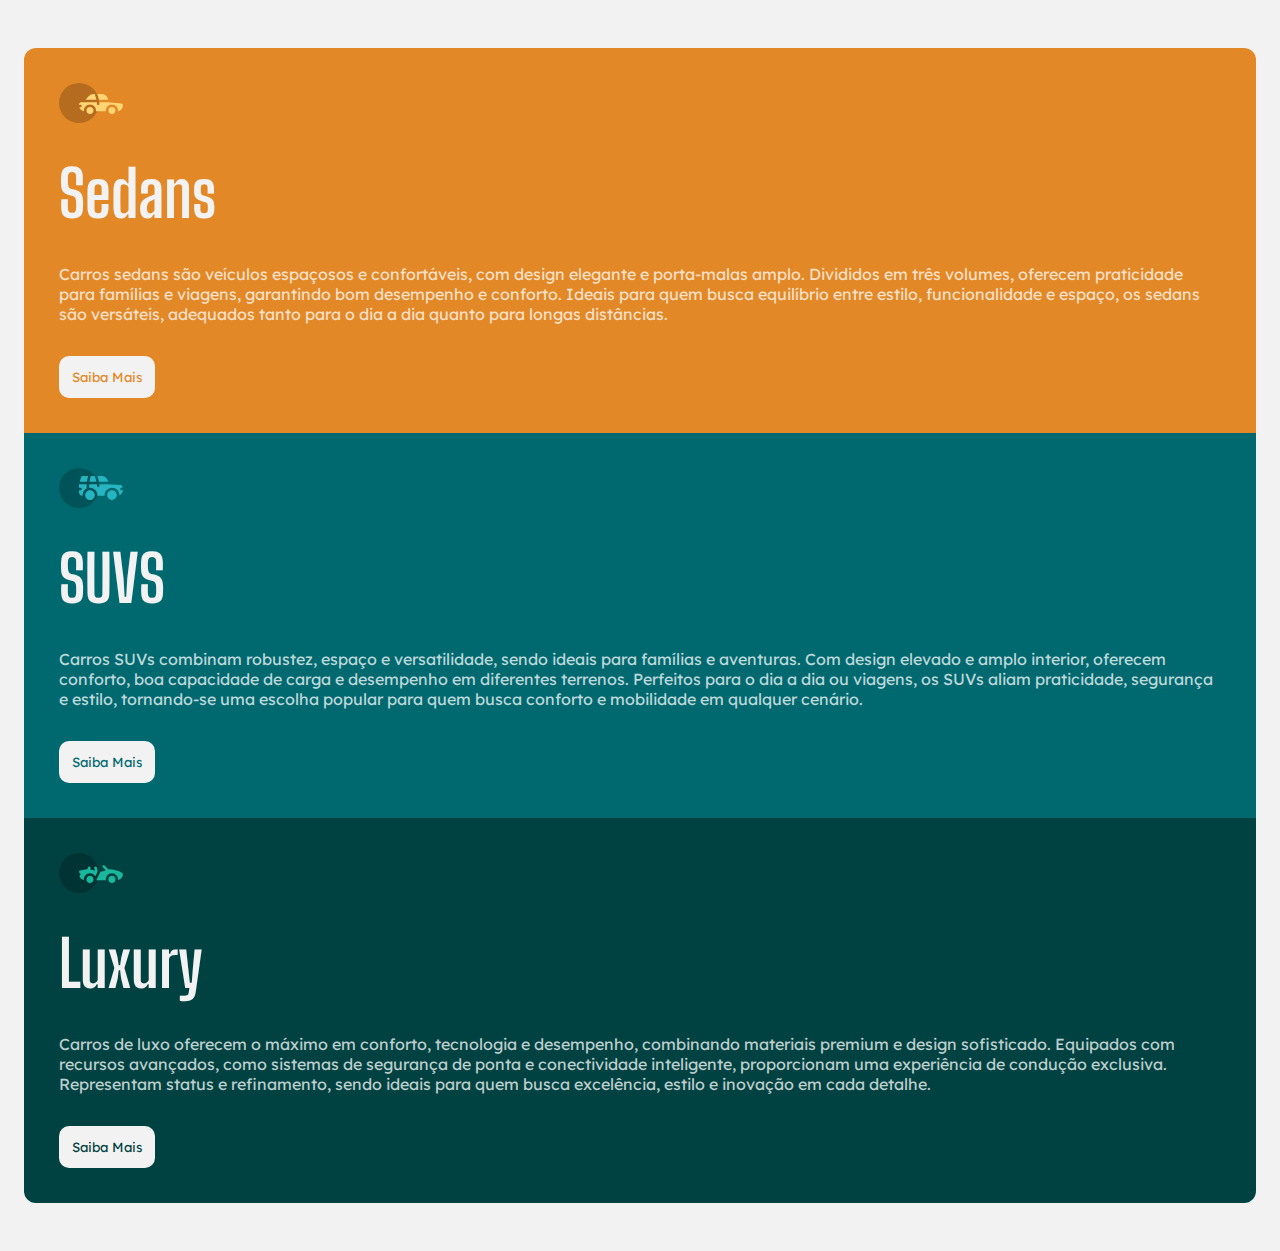
<file: 3-column-preview-card-component-main/index.html>
<!DOCTYPE html>
<html lang="pt-BR">
<head>
    <meta charset="UTF-8">
    <meta name="viewport" content="width=device-width, initial-scale=1.0">
    <title>3 Column Cards</title>
    <link rel="stylesheet" href="styles.css">
</head>
<body>
    <div class="three-column-cards">

        <!-- === SEDANS ===  -->
        <div class=" card sedans">
            <img src="./images/icon-sedans.svg" alt="ícone carro Sedan">
            <h3>Sedans</h3>
            <p>Carros sedans são veículos espaçosos e confortáveis, com design elegante e porta-malas amplo. Divididos em três volumes, oferecem praticidade para famílias e viagens, garantindo bom desempenho e conforto. Ideais para quem busca equilíbrio entre estilo, funcionalidade e espaço, os sedans são versáteis, adequados tanto para o dia a dia quanto para longas distâncias.</p>
            <button>Saiba Mais</button>
        </div>
        <!-- === SEDANS ===  -->

        <!-- === SUVS === -->
        <div class=" card suvs">
            <img src="./images/icon-suvs.svg" alt="ícone carro SUV">
            <h3>SUVS</h3>
            <p>Carros SUVs combinam robustez, espaço e versatilidade, sendo ideais para famílias e aventuras. Com design elevado e amplo interior, oferecem conforto, boa capacidade de carga e desempenho em diferentes terrenos. Perfeitos para o dia a dia ou viagens, os SUVs aliam praticidade, segurança e estilo, tornando-se uma escolha popular para quem busca conforto e mobilidade em qualquer cenário.</p>
            <button>Saiba Mais</button>
        </div>
        <!-- === SUVS === -->

        <!-- === LUXURY === -->
        <div class=" card luxury">
            <img src="./images/icon-luxury.svg" alt="ícone carro Luxury">
            <h3>Luxury</h3>
            <p>Carros de luxo oferecem o máximo em conforto, tecnologia e desempenho, combinando materiais premium e design sofisticado. Equipados com recursos avançados, como sistemas de segurança de ponta e conectividade inteligente, proporcionam uma experiência de condução exclusiva. Representam status e refinamento, sendo ideais para quem busca excelência, estilo e inovação em cada detalhe.</p>
            <button>Saiba Mais</button>
        </div>
        <!-- === LUXURY === -->

    </div>
</body>
</html>
</file>
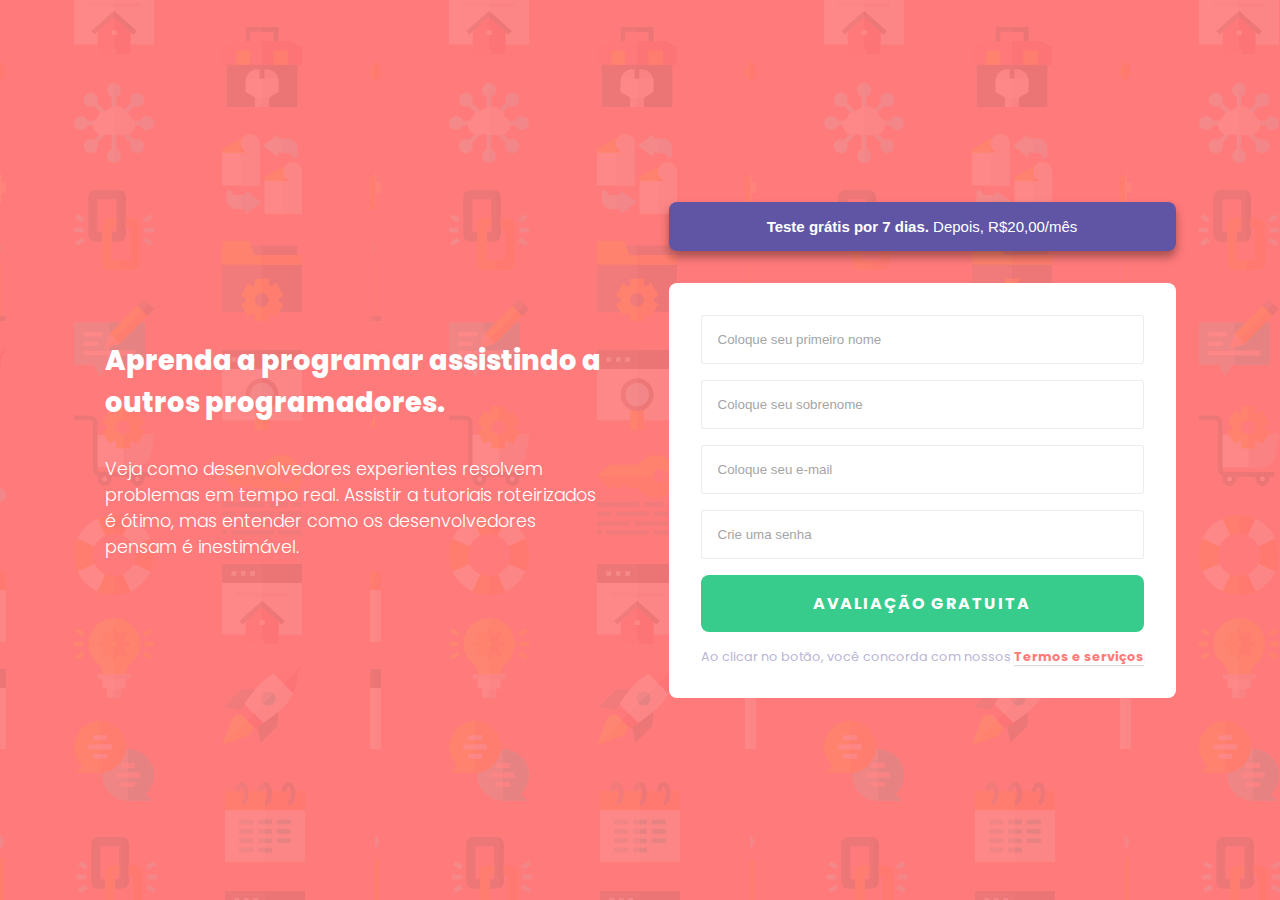
<file: intro-component-with-signup-form-master/index.html>
<!DOCTYPE html>
<html lang="pt-br">
<head>
  <meta charset="UTF-8">
  <meta name="viewport" content="width=device-width, initial-scale=1.0">
  
  <title>Formulário de Inscrição</title>

  <link rel="stylesheet" href="styles.css">

</head>
<body>
  <div class="container">

    <div class="text-wrapper">
      <h1>Aprenda a programar assistindo a outros programadores.</h1>
      <p>Veja como desenvolvedores experientes resolvem problemas em tempo real. Assistir a tutoriais roteirizados é ótimo, mas entender como os desenvolvedores pensam é inestimável.</p>
    </div>

    <div class="form-wrapper">
      <button class="try-btn"><b>Teste grátis por 7 dias.</b> Depois, R$20,00/mês</button>

      <form action="#" method="POST">
        <input type="text" id="first-name" name="first-name" placeholder="Coloque seu primeiro nome" required>
    
        <input type="text" id="last-name" name="last-name" placeholder="Coloque seu sobrenome" required>
    
        <input type="email" id="email" name="email" placeholder="Coloque seu e-mail" required>
    
        <input type="password" id="password" name="password" placeholder="Crie uma senha" required>
    
        <button class="claim-btn" type="submit">AVALIAÇÃO GRATUITA</button>

        <p>Ao clicar no botão, você concorda com nossos <span href="#">Termos e serviços</span></p>

    </div>

  </div>
</body>
</html>
</file>
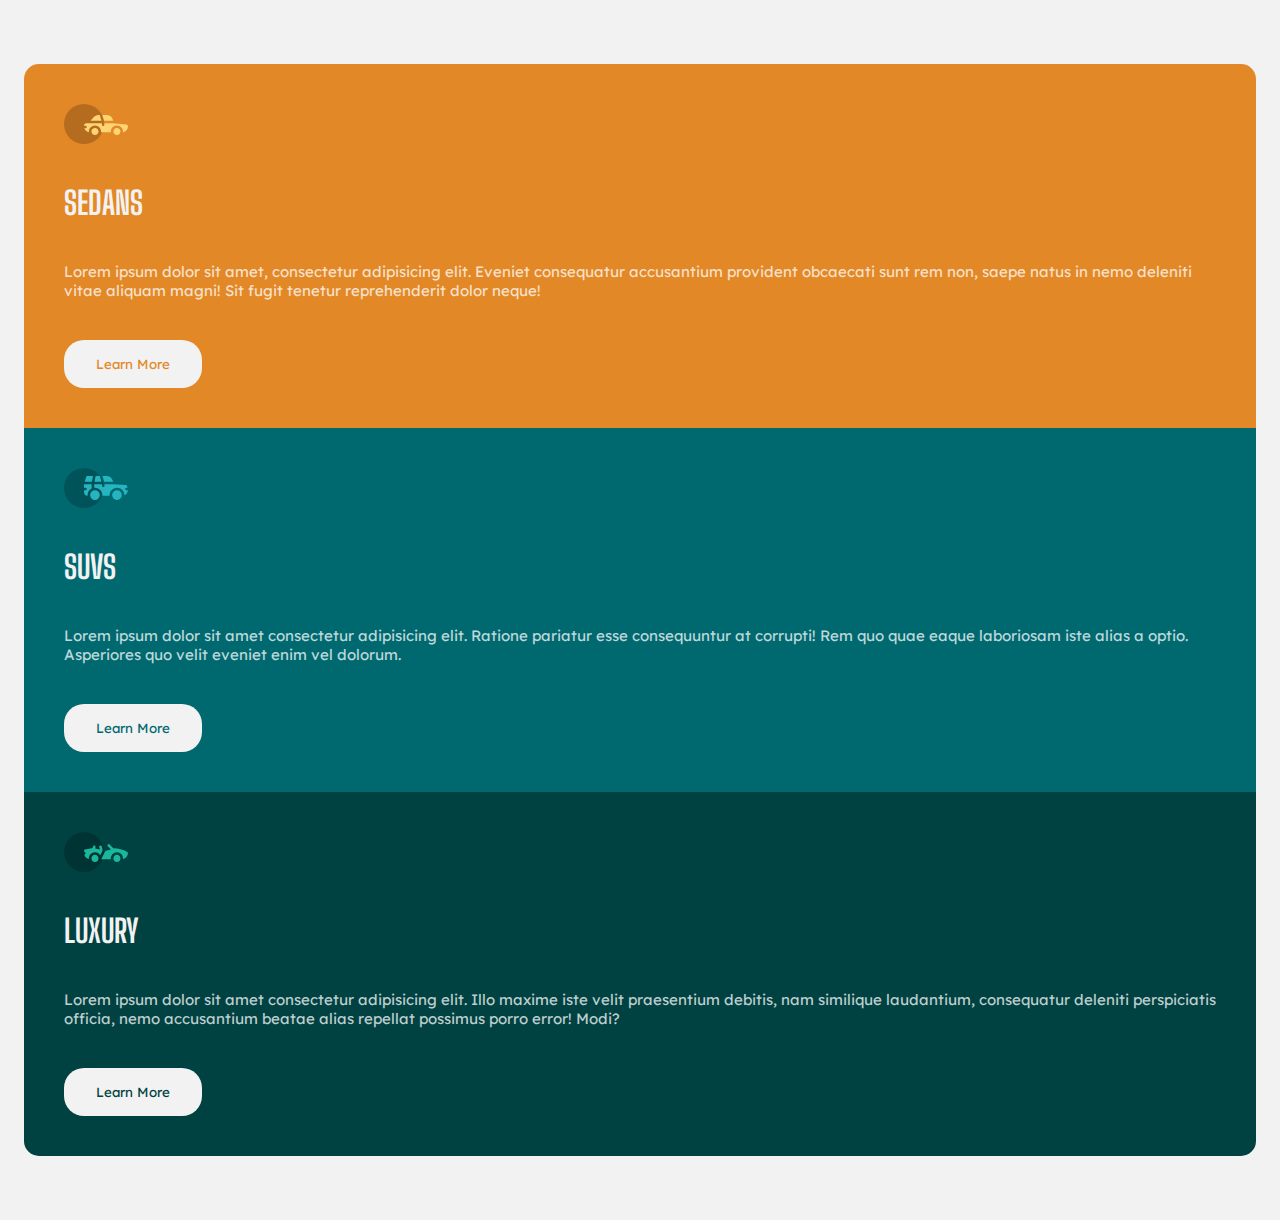
<file: aula3-ComoEstruturarHTML.html>
<!DOCTYPE html>
<html lang="pt-br">
<head>
    <meta charset="UTF-8">
    <meta name="viewport" content="width=device-width, initial-scale=1.0">
    <title>Projeto - 3 Column Cards</title>
    <link rel="stylesheet" href="aula3-style.css">
</head>
<body>
    <div class="container">

        <!-- === SEDANS === -->
        <div class="card sedans">
            <img src="./3-column-preview-card-component-main/images/icon-sedans.svg" alt="icone carro sedan">
            <h3>SEDANS</h3>
            <p>Lorem ipsum dolor sit amet, consectetur adipisicing elit. Eveniet consequatur accusantium provident obcaecati sunt rem non, saepe natus in nemo deleniti vitae aliquam magni! Sit fugit tenetur reprehenderit dolor neque!</p>
            <button>Learn More</button>
        </div>
        <!-- === SEDANS === -->

        <!-- === SUVS === -->
        <div class="card suvs">
            <img src="./3-column-preview-card-component-main/images/icon-suvs.svg" alt="icone carro suvs">
            <h3>SUVS</h3>
            <p>Lorem ipsum dolor sit amet consectetur adipisicing elit. Ratione pariatur esse consequuntur at corrupti! Rem quo quae eaque laboriosam iste alias a optio. Asperiores quo velit eveniet enim vel dolorum.</p>
            <button>Learn More</button>
        </div>
        <!-- === SUVS === -->

        <!-- === LUXURY === -->
        <div class="card luxury">
            <img src="./3-column-preview-card-component-main/images/icon-luxury.svg" alt="icone carro luxury">
            <h3>LUXURY</h3>
            <p>Lorem ipsum dolor sit amet consectetur adipisicing elit. Illo maxime iste velit praesentium debitis, nam similique laudantium, consequatur deleniti perspiciatis officia, nemo accusantium beatae alias repellat possimus porro error! Modi?</p>
            <button>Learn More</button>
        </div>
        <!-- === LUXURY === -->
    
    </div>
</body>
</html>
</file>
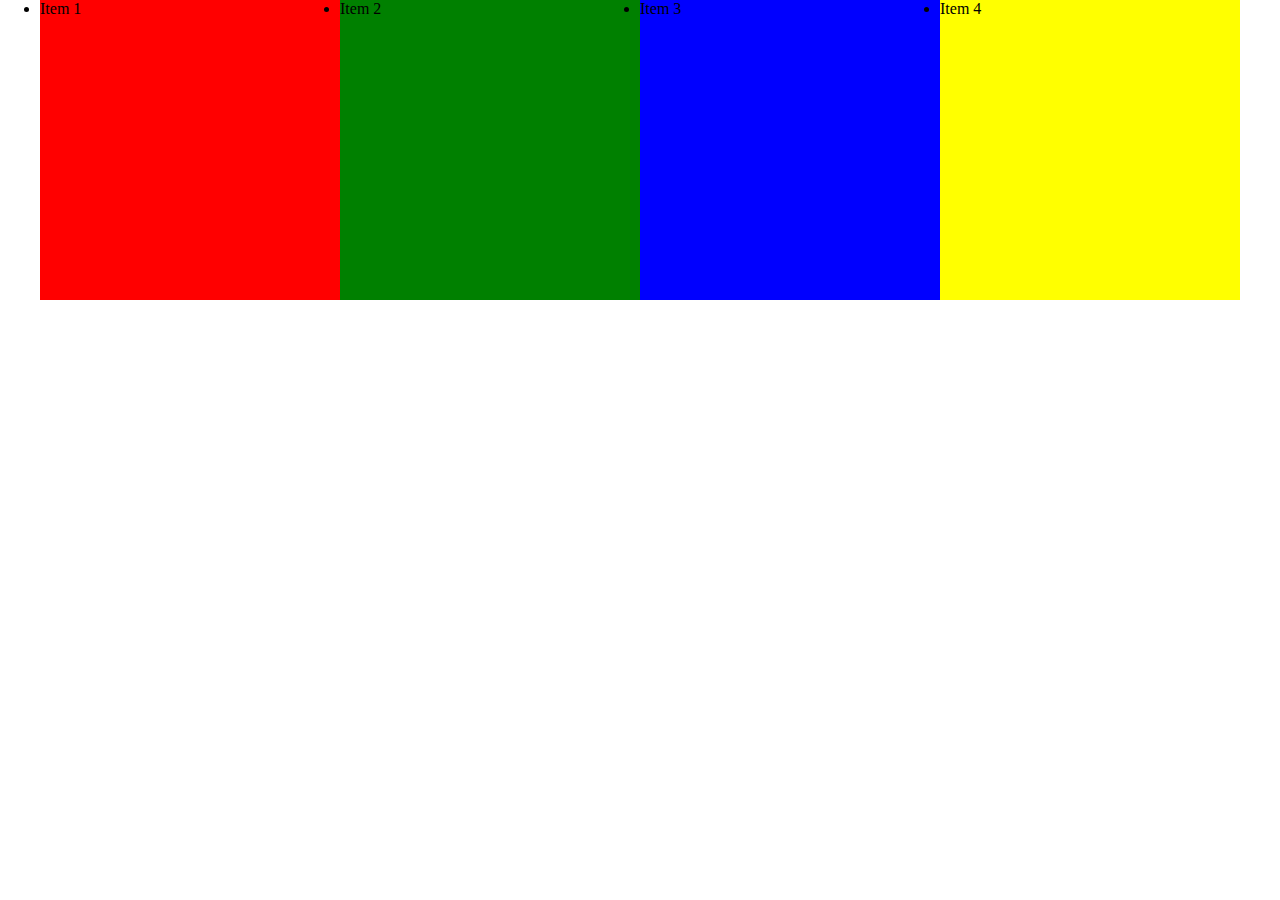
<file: aula7-flexbox.html>
<!DOCTYPE html>
<html lang="pt-br">
<head>
    <meta charset="UTF-8">
    <meta name="viewport" content="width=device-width, initial-scale=1.0">
    <title>Aula 7 - Flexbox</title>
    <link rel="stylesheet" href="aula7-flexbox.css">
</head>
<body>
    <ul>
        <li class="box one">Item 1</li>
        <li class="box two">Item 2</li>
        <li class="box three">Item 3</li>
        <li class="box four">Item 4</li>
    </ul>
</body>
</html>
</file>
<file: 3-column-preview-card-component-main/styles.css>
/* O ideal para começar um projeto é criando os arquivos e verificando todas as informações específicas daquele projeto, por exemplo, cores padrões, tipos e tamanhos de fontes, fazer a linkagem com os arquivos necessários, nesse caso, com o "styles.css" e após isso, realmente começar o projeto. */

@import url('https://fonts.googleapis.com/css2?family=Big+Shoulders+Display:wght@100..900&family=Lexend+Deca:wght@100..900&display=swap');


/* A criação do ":root" para criar os padrões/variáveis de cores é muito importante, pois é através dela que podemos adicionar/editar com facilidade as cores do nosso projeto e ajuda muito na produtividade e facilidade nas mudanças, caso seja necessário, imagine que a empresa não tem essas variáveis padrão de cores e resolve mudar as cores do site, por conta de uma data específica, Natal, por exemplo, e resolve mudar tudo para vermelho, imagine o quão improdutivo seria mudar para as cores do Natal e depois retornar com as cores do site mesmo? */

:root {
    --bright-orange: hsl(31, 77%, 52%);
    --dark-cyan: hsl(184, 100%, 22%);
    --very-dark-cyan: hsl(179, 100%, 13%);
    --transparent-white: hsla(0, 0%, 100%, 0.75);
    --very-light-gray: hsl(0, 0%, 95%);
}


/* Este asterísco é como se a gente desse um reset nas configurações de fábrica do browser/navegador, na qual pode nos atrapalhar ao longo projeto, é como se a gente resetasse/zerasse a estrutura base do navegador. */

* {
    margin: 0;
    padding: 0;
    box-sizing: border-box;
    font-family: "Lexend Deca", serif;
}

body {
    font-size: 1rem;
    background-color: var(--very-light-gray);
    min-height: 100vh;
    display: flex;
    justify-content: center;
    align-items: center;
    padding: 3rem 1.5rem;
}

.three-column-cards {
    display: flex;
    flex-direction: column; /* Deixando-o em coluna, para mobile */
    border-radius: 12px;
    overflow: hidden;
}

.card {
    padding: 2.2rem;
    display: flex;
    flex-direction: column;
    align-items: flex-start;
    gap: 2rem;
}

.sedans {
    background-color: var(--bright-orange);
}
.suvs {
    background-color: var(--dark-cyan);
}
.luxury {
    background-color: var(--very-dark-cyan);
}

h3 {
    font-family: "Big Shoulders Display", serif;
    color: var(--very-light-gray);
    font-size: 4rem;
}

p {
    color: var(--transparent-white);
}

button {
    background-color: var(--very-light-gray);
    border: none;
    padding: 0.8rem;
    border-radius: 10px;
}

.sedans button {
    color: var(--bright-orange);
}
.suvs button {
    color: var(--dark-cyan);
}
.luxury button {
    color: var(--very-dark-cyan);
}
</file>
<file: intro-component-with-signup-form-master/styles.css>
@import url('https://fonts.googleapis.com/css2?family=Poppins:ital,wght@0,100;0,200;0,300;0,400;0,500;0,600;0,700;0,800;0,900;1,100;1,200;1,300;1,400;1,500;1,600;1,700;1,800;1,900&display=swap');

:root {
    --primary-red: hsl(0, 100%, 74%);
    --primary-green: hsl(154, 59%, 51%);
    --accent-blue: hsl(248, 32%, 49%);
    --neutral-dark-blue: hsl(249, 10%, 26%);
    --neutral-grayish-blue: hsl(246, 25%, 77%);
    --white: #ffffff;
    --body-font-size: 16px;
    --font-poppins: "Poppins", serif;
}

* {
    margin: 0;
    padding: 0;
    box-sizing: border-box;
}

body {
    background-image: url(./images/bg-intro-mobile.png);
    background-color: var(--primary-red);
    padding: 4rem 2rem;
    min-height: 100vh;
    font-size: var(--body-font-size);
    font-family: var(--font-poppins);
}

.container {
    display: flex;
    flex-direction: column;
    gap: 4rem;
}

.text-wrapper {
    display: flex;
    flex-direction: column;
    align-items: center;
    justify-content: center;
    gap: 2rem;
}

.text-wrapper h1 {
    color: var(--white);
    text-align: left;
    font-size: 1.7rem;
    font-weight: 800;
}

.text-wrapper p {
    color: var(--white);
    text-align: left;
    font-weight: 300;
    font-size: 1.1rem;
}

.form-wrapper {
    display: flex;
    flex-direction: column;
    gap: 2rem;
}

.form-wrapper button.try-btn {
    font-size: 15px;
    background-color: var(--accent-blue);
    color: var(--white);
    border-radius: 0.5rem;
    border: none;
    padding: 1rem 4rem;
    box-shadow: 0px 6px 10px 0px rgba(2, 2, 2, 0.349);
}

.form-wrapper form {
    background-color: var(--white);
    padding: 2rem 1rem;
    border-radius: 0.5rem;
    display: flex;
    flex-direction: column;
    gap: 1rem;
}

.form-wrapper input {
    padding: 1rem 1rem;
    border: 1px solid #dddddd85;
    border-radius: 0.2rem;
}

.form-wrapper input::placeholder {
    color: rgb(165, 165, 165);
    font-weight: 400;
}

.form-wrapper button.claim-btn {
    color: var(--white);
    background-color: var(--primary-green);
    padding: 1rem 2rem;
    border: none;
    font-weight: 700;
    border-radius: 0.5rem;
    letter-spacing: 0.1rem;
    font-family: var(--font-poppins);
    font-size: 1rem;
}

.form-wrapper p {
    font-size: 0.8rem;
    color: var(--neutral-grayish-blue);
    text-align: center;
}

.form-wrapper span {
    color: var(--primary-red);
    font-weight: 700;
    box-shadow: 0px 1px 1px 0px rgba(2, 2, 2, 0.137);
}


@media (min-width:1000px) {

    body {
        padding: 6rem 6rem;
        display: flex;
        justify-content: center;
        align-items: center;
    }

    .container {
        flex-direction: row;
    }

    .text-wrapper {
        max-width: 500px;
        align-items: flex-start;
    }

    .form-wrapper form {
        padding: 2rem 2rem;
    }
}
</file>
<file: aula3-style.css>
@import url('https://fonts.googleapis.com/css2?family=Big+Shoulders+Display:wght@100..900&family=Lexend+Deca:wght@100..900&display=swap');

:root {
    --bright-orange: hsl(31, 77%, 52%);
    --dark-cyan: hsl(184, 100%, 22%);
    --very-dark-cyan: hsl(179, 100%, 13%);
    --transparent-white: hsla(0, 0%, 100%, 0.75);
    --very-light-gray: hsl(0, 0%, 95%);
}

* {
    margin: 0;
    padding: 0;
    box-sizing: border-box;
    font-family: "Lexend Deca", serif;
}

body {
    font-size: 15px;
    background-color: var(--very-light-gray);
    min-height: 100vh;
    display: flex;
    justify-content: center;
    align-items: center;
    padding: 4rem 1.5rem;
}

.container {
    display: flex;
    flex-direction: column;
    border-radius: 15px;
    overflow: hidden;
}

.card {
    padding: 2.5rem;
    display: flex;
    flex-direction: column;
    gap: 2.5rem;
    align-items: flex-start;
}

.sedans {
    background-color: var(--bright-orange);
}

.suvs {
    background-color: var(--dark-cyan);
}

.luxury {
    background-color: var(--very-dark-cyan);
}

h3 {
    font-family: "Big Shoulders Display", sans-serif;
    color: var(--very-light-gray);
    font-size: 2rem;
}

p {
    color: var(--transparent-white);
}

button {
    background-color: var(--very-light-gray);
    border: none;
    padding: 1rem 2rem;
    border-radius: 20px;
}

.sedans button {
    color: var(--bright-orange);
}

.suvs button {
    color: var(--dark-cyan);
}

.luxury button {
    color: var(--very-dark-cyan);
}
</file>
<file: aula7-flexbox.css>
* {
    margin: 0;
    padding: 0;
    box-sizing: border-box;
}

ul {
    display: flex;
    justify-content: center;
    flex-wrap: nowrap;
}
.box {
    width: 300px;
    height: 300px;
}

.one {
    background-color: red;
}

.two {
    background-color: green;
}

.three {
    background-color: blue;
}

.four {
    background-color: yellow;
}

@media(max-width: 800px) {

}
</file>
